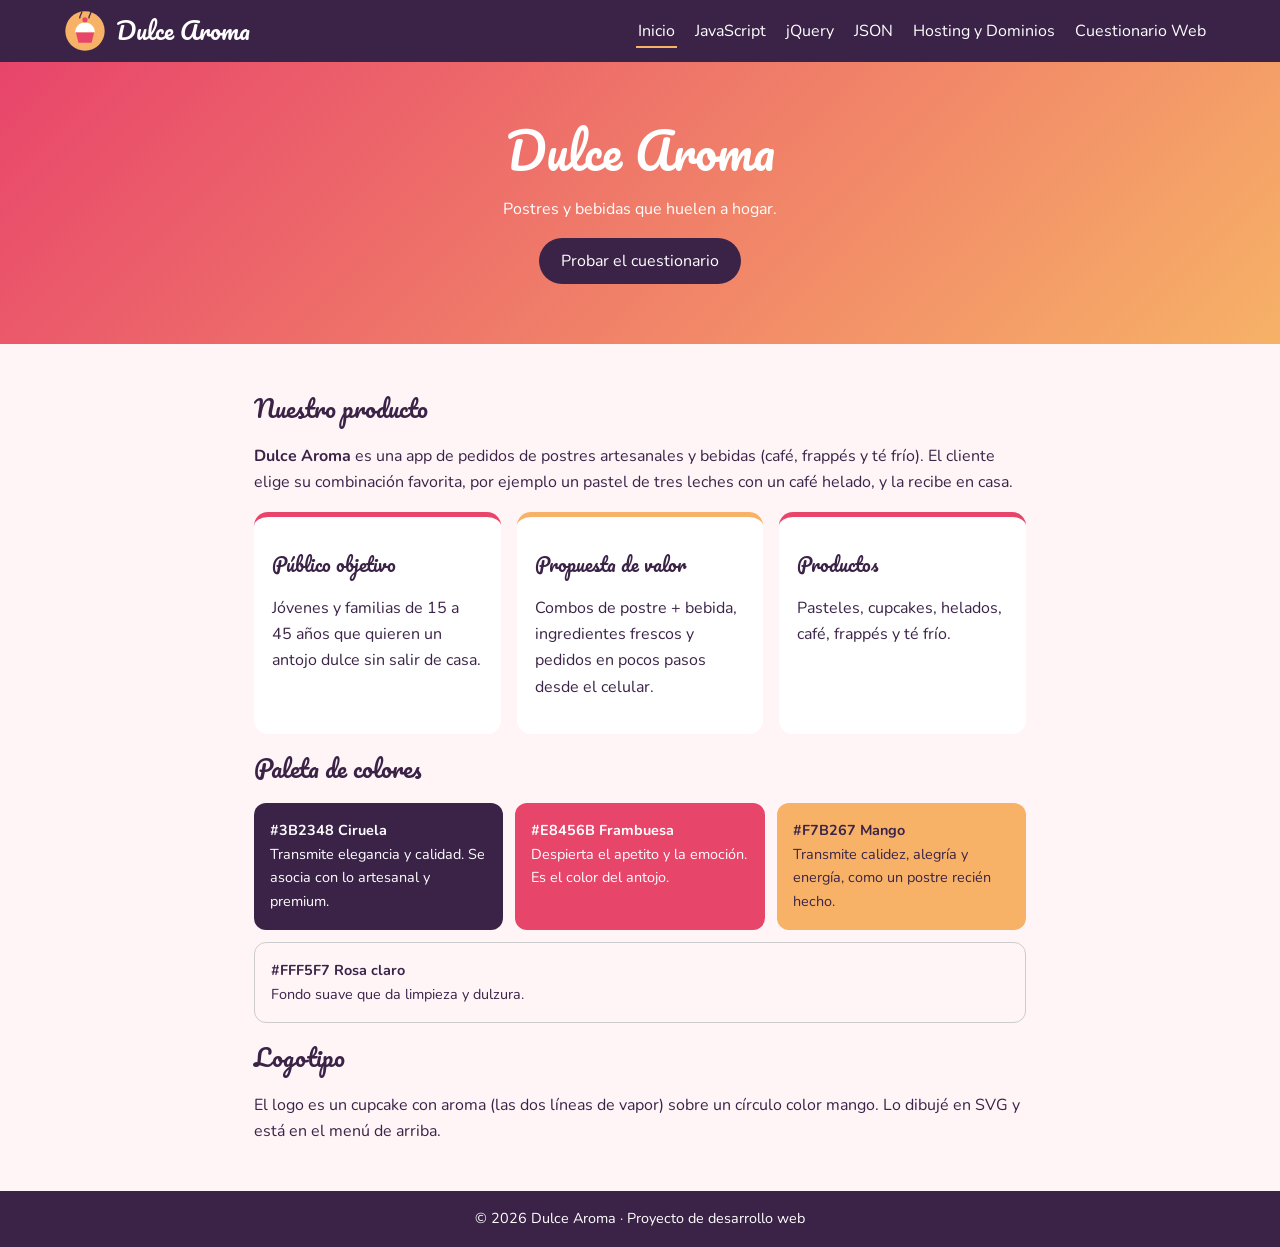
<file: index.html>
<!DOCTYPE html>
<html lang="es"><head><meta charset="UTF-8"><meta name="viewport" content="width=device-width, initial-scale=1">
<link href="https://fonts.googleapis.com/css2?family=Nunito:wght@400;700&family=Pacifico&display=swap" rel="stylesheet">
<link rel="stylesheet" href="css/style.css">
<title>Dulce Aroma | Postres y bebidas</title></head><body>
<section class="hero"><h1>Dulce Aroma</h1><p>Postres y bebidas que huelen a hogar.</p><a class="btn" href="cuestionario.html">Probar el cuestionario</a></section>
<main>
<h2>Nuestro producto</h2>
<p><b>Dulce Aroma</b> es una app de pedidos de postres artesanales y bebidas (café, frappés y té frío). El cliente elige su combinación favorita, por ejemplo un pastel de tres leches con un café helado, y la recibe en casa.</p>
<div class="tarjetas">
<div class="tarjeta"><h3>Público objetivo</h3><p>Jóvenes y familias de 15 a 45 años que quieren un antojo dulce sin salir de casa.</p></div>
<div class="tarjeta"><h3>Propuesta de valor</h3><p>Combos de postre + bebida, ingredientes frescos y pedidos en pocos pasos desde el celular.</p></div>
<div class="tarjeta"><h3>Productos</h3><p>Pasteles, cupcakes, helados, café, frappés y té frío.</p></div>
</div>
<h2>Paleta de colores</h2>
<div class="colores">
<div class="color" style="background:#3B2348"><b>#3B2348 Ciruela</b><br>Transmite elegancia y calidad. Se asocia con lo artesanal y premium.</div>
<div class="color" style="background:#E8456B"><b>#E8456B Frambuesa</b><br>Despierta el apetito y la emoción. Es el color del antojo.</div>
<div class="color" style="background:#F7B267;color:#3B2348"><b>#F7B267 Mango</b><br>Transmite calidez, alegría y energía, como un postre recién hecho.</div>
<div class="color" style="background:#FFF5F7;color:#3B2348;border:1px solid #ccc"><b>#FFF5F7 Rosa claro</b><br>Fondo suave que da limpieza y dulzura.</div>
</div>
<h2>Logotipo</h2>
<p>El logo es un cupcake con aroma (las dos líneas de vapor) sobre un círculo color mango. Lo dibujé en SVG y está en el menú de arriba.</p>
</main><script src="js/main.js"></script></body></html>
</file>
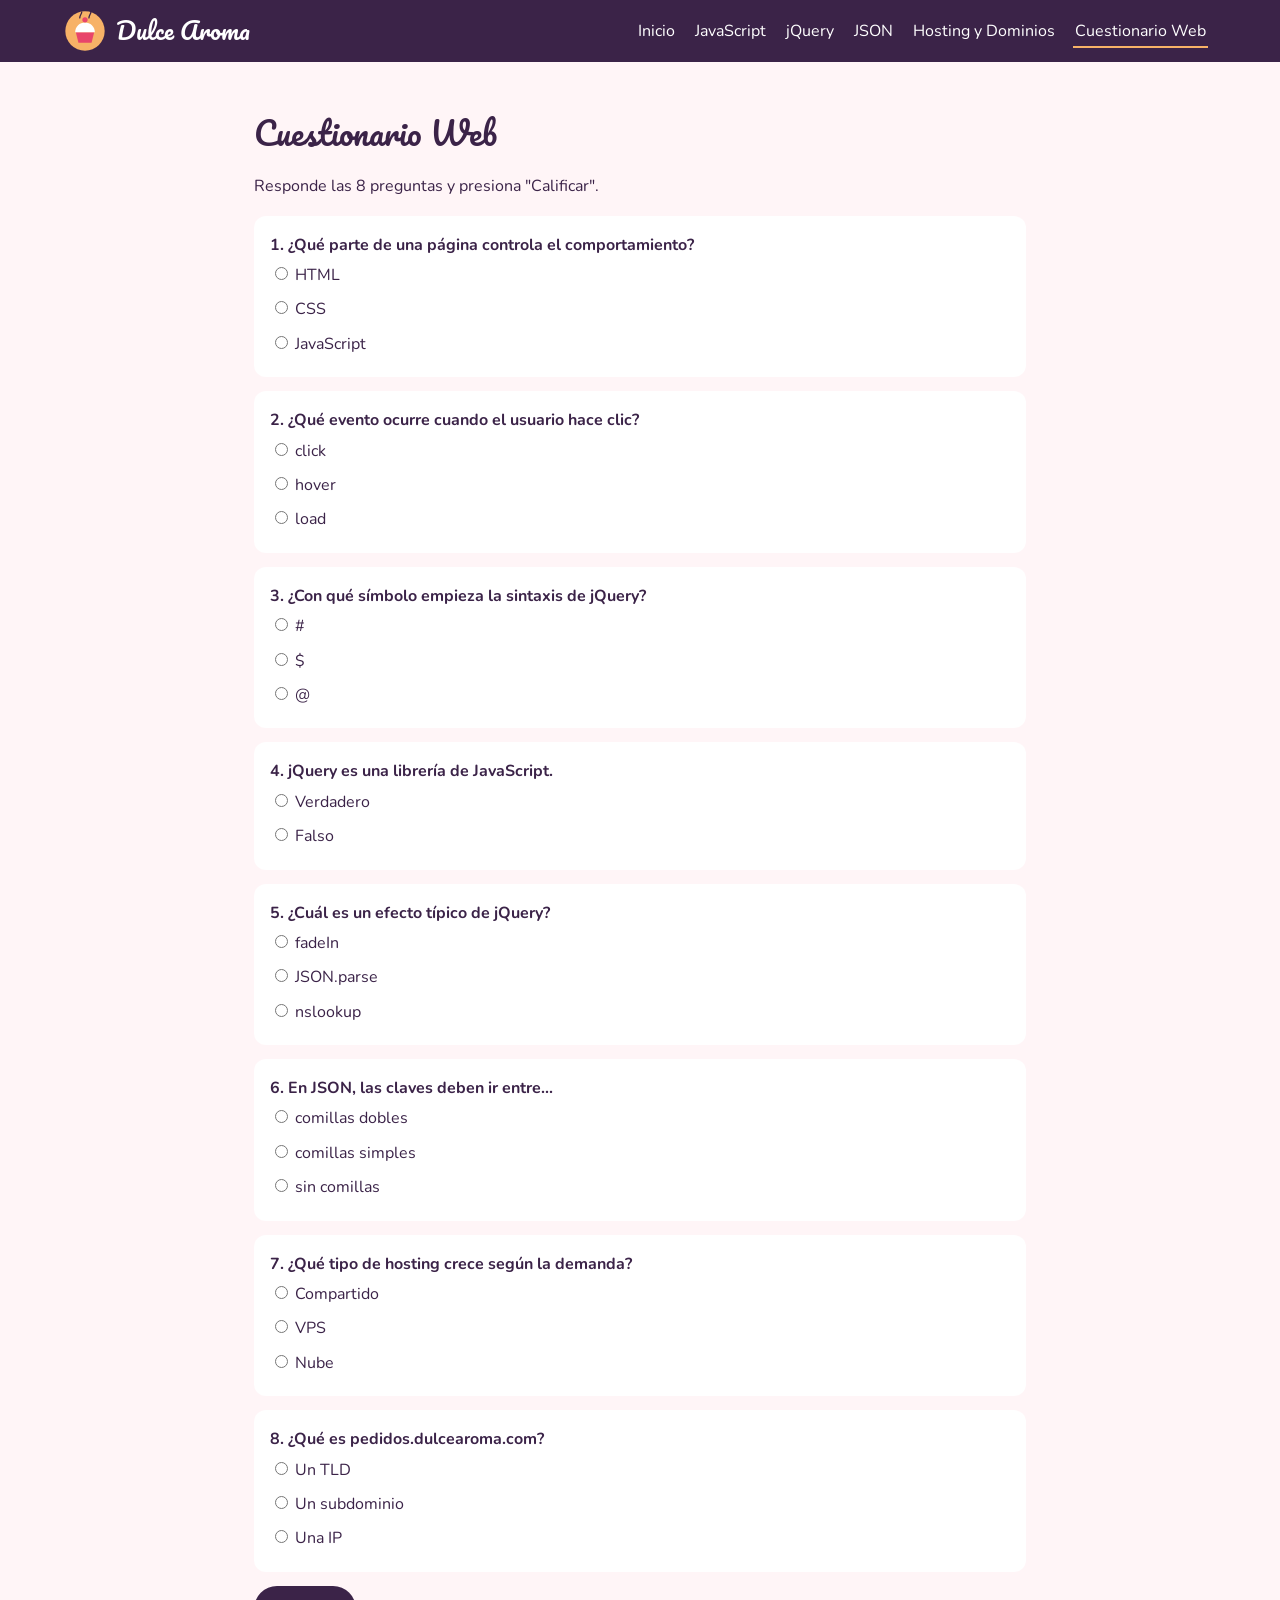
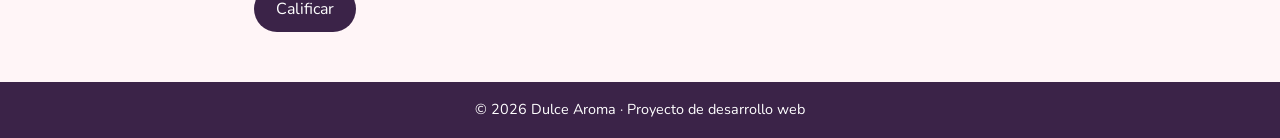
<file: cuestionario.html>
<!DOCTYPE html>
<html lang="es"><head><meta charset="UTF-8"><meta name="viewport" content="width=device-width, initial-scale=1">
<link href="https://fonts.googleapis.com/css2?family=Nunito:wght@400;700&family=Pacifico&display=swap" rel="stylesheet">
<link rel="stylesheet" href="css/style.css">
<title>Cuestionario Web | Dulce Aroma</title></head><body><main>
<h1>Cuestionario Web</h1>
<p>Responde las 8 preguntas y presiona "Calificar".</p>
<div id="preguntas"></div>
<button class="btn" id="calificar">Calificar</button>
<h2 id="resultado"></h2>
</main><script src="js/main.js"></script>
<script src="js/cuestionario.js"></script></body></html>
</file>
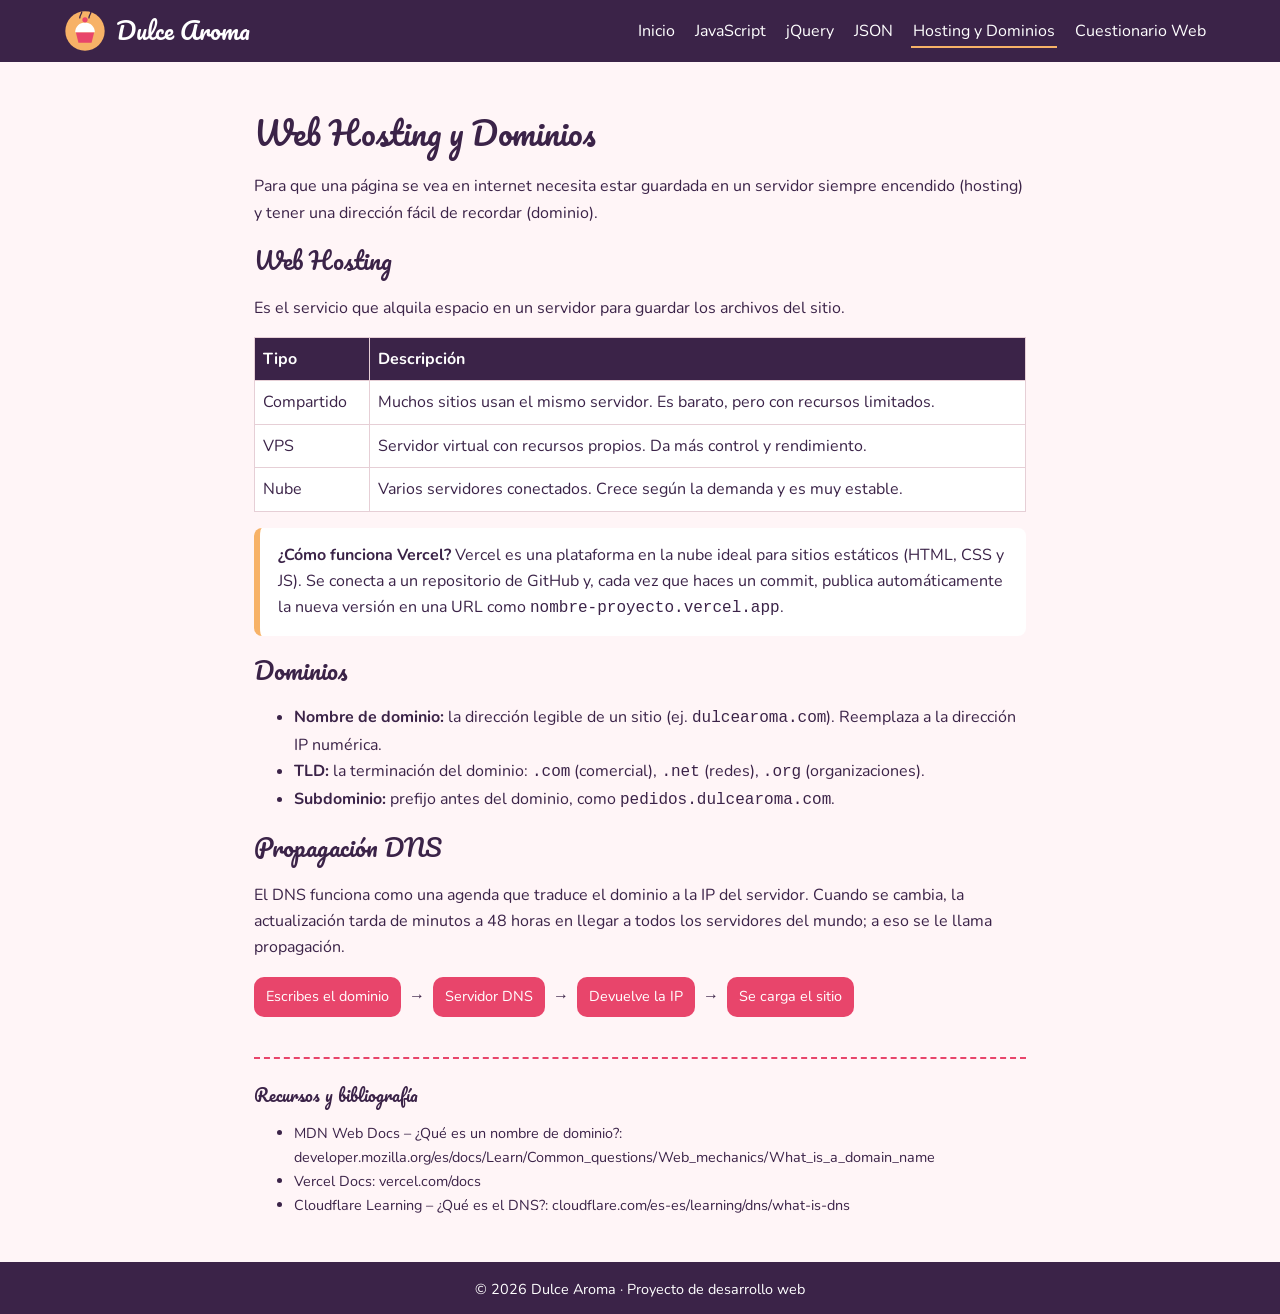
<file: hosting.html>
<!DOCTYPE html>
<html lang="es"><head><meta charset="UTF-8"><meta name="viewport" content="width=device-width, initial-scale=1">
<link href="https://fonts.googleapis.com/css2?family=Nunito:wght@400;700&family=Pacifico&display=swap" rel="stylesheet">
<link rel="stylesheet" href="css/style.css">
<title>Hosting y Dominios | Dulce Aroma</title></head><body><main>
<h1>Web Hosting y Dominios</h1>
<p>Para que una página se vea en internet necesita estar guardada en un servidor siempre encendido (hosting) y tener una dirección fácil de recordar (dominio).</p>
<h2>Web Hosting</h2>
<p>Es el servicio que alquila espacio en un servidor para guardar los archivos del sitio.</p>
<table><tr><th>Tipo</th><th>Descripción</th></tr>
<tr><td>Compartido</td><td>Muchos sitios usan el mismo servidor. Es barato, pero con recursos limitados.</td></tr>
<tr><td>VPS</td><td>Servidor virtual con recursos propios. Da más control y rendimiento.</td></tr>
<tr><td>Nube</td><td>Varios servidores conectados. Crece según la demanda y es muy estable.</td></tr></table>
<div class="caja"><b>¿Cómo funciona Vercel?</b> Vercel es una plataforma en la nube ideal para sitios estáticos (HTML, CSS y JS). Se conecta a un repositorio de GitHub y, cada vez que haces un commit, publica automáticamente la nueva versión en una URL como <code>nombre-proyecto.vercel.app</code>.</div>
<h2>Dominios</h2>
<ul><li><b>Nombre de dominio:</b> la dirección legible de un sitio (ej. <code>dulcearoma.com</code>). Reemplaza a la dirección IP numérica.</li>
<li><b>TLD:</b> la terminación del dominio: <code>.com</code> (comercial), <code>.net</code> (redes), <code>.org</code> (organizaciones).</li>
<li><b>Subdominio:</b> prefijo antes del dominio, como <code>pedidos.dulcearoma.com</code>.</li></ul>
<h2>Propagación DNS</h2>
<p>El DNS funciona como una agenda que traduce el dominio a la IP del servidor. Cuando se cambia, la actualización tarda de minutos a 48 horas en llegar a todos los servidores del mundo; a eso se le llama propagación.</p>
<div class="flujo"><span class="paso">Escribes el dominio</span><span class="flecha">→</span><span class="paso">Servidor DNS</span><span class="flecha">→</span><span class="paso">Devuelve la IP</span><span class="flecha">→</span><span class="paso">Se carga el sitio</span></div>
<div class="fuentes"><h3>Recursos y bibliografía</h3><ul>
<li>MDN Web Docs – ¿Qué es un nombre de dominio?: developer.mozilla.org/es/docs/Learn/Common_questions/Web_mechanics/What_is_a_domain_name</li>
<li>Vercel Docs: vercel.com/docs</li>
<li>Cloudflare Learning – ¿Qué es el DNS?: cloudflare.com/es-es/learning/dns/what-is-dns</li></ul></div>
</main><script src="js/main.js"></script></body></html>
</file>
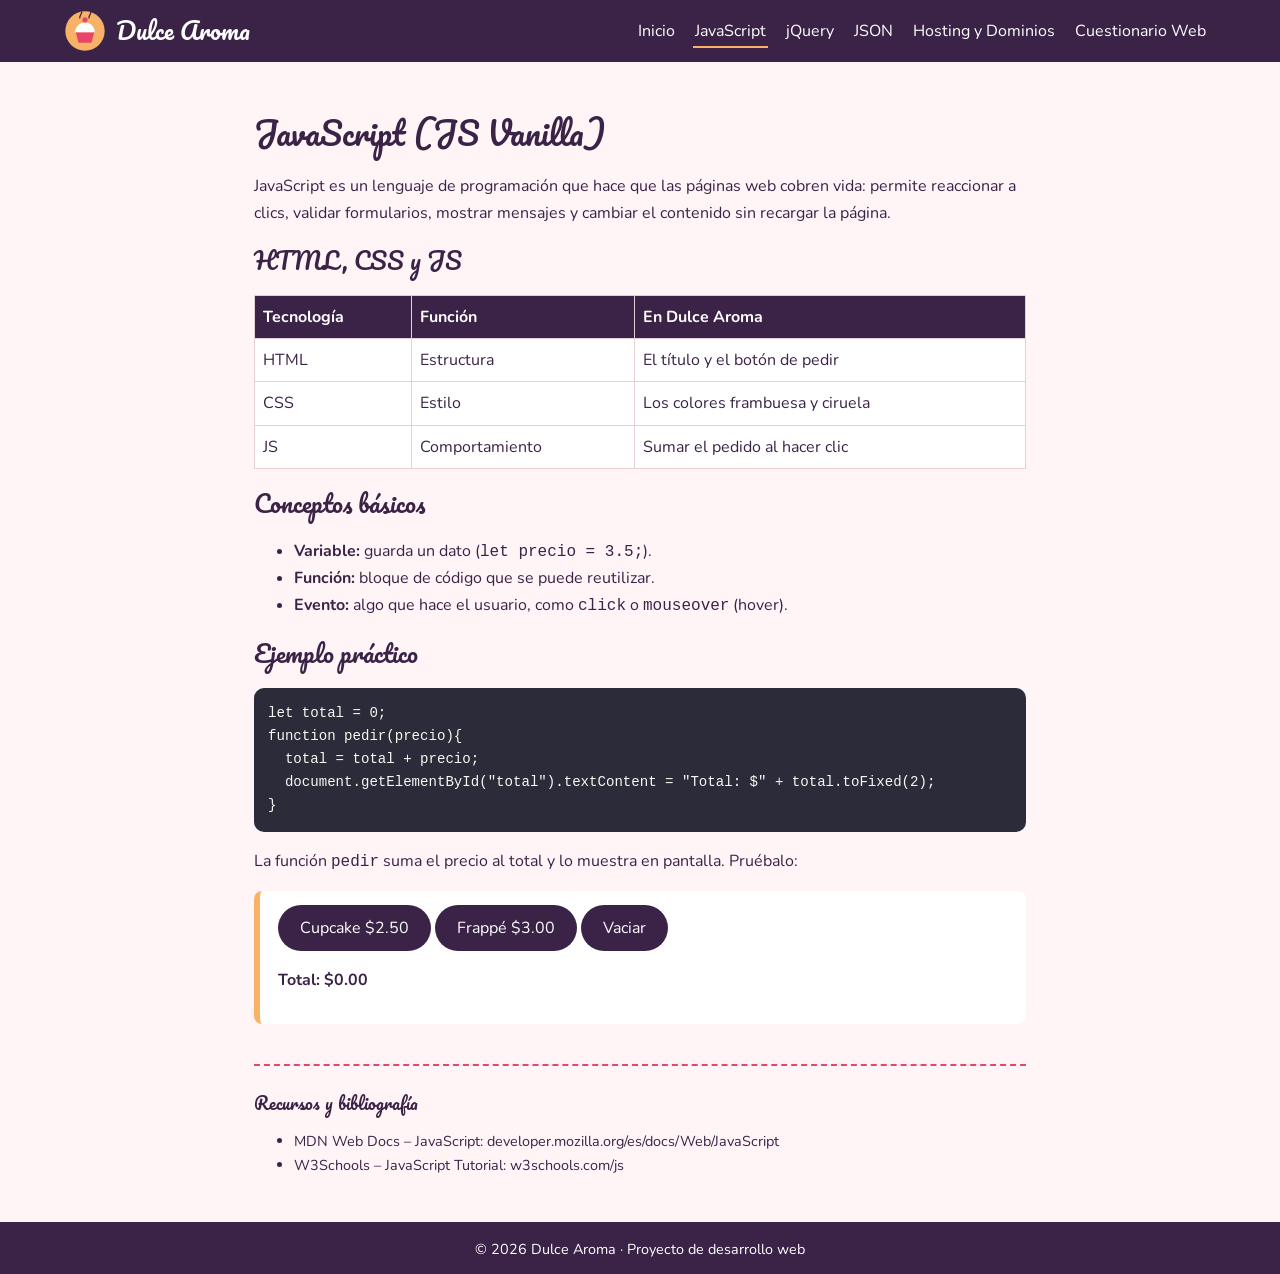
<file: javascript.html>
<!DOCTYPE html>
<html lang="es"><head><meta charset="UTF-8"><meta name="viewport" content="width=device-width, initial-scale=1">
<link href="https://fonts.googleapis.com/css2?family=Nunito:wght@400;700&family=Pacifico&display=swap" rel="stylesheet">
<link rel="stylesheet" href="css/style.css">
<title>JavaScript | Dulce Aroma</title></head><body><main>
<h1>JavaScript (JS Vanilla)</h1>
<p>JavaScript es un lenguaje de programación que hace que las páginas web cobren vida: permite reaccionar a clics, validar formularios, mostrar mensajes y cambiar el contenido sin recargar la página.</p>
<h2>HTML, CSS y JS</h2>
<table><tr><th>Tecnología</th><th>Función</th><th>En Dulce Aroma</th></tr>
<tr><td>HTML</td><td>Estructura</td><td>El título y el botón de pedir</td></tr>
<tr><td>CSS</td><td>Estilo</td><td>Los colores frambuesa y ciruela</td></tr>
<tr><td>JS</td><td>Comportamiento</td><td>Sumar el pedido al hacer clic</td></tr></table>
<h2>Conceptos básicos</h2>
<ul><li><b>Variable:</b> guarda un dato (<code>let precio = 3.5;</code>).</li>
<li><b>Función:</b> bloque de código que se puede reutilizar.</li>
<li><b>Evento:</b> algo que hace el usuario, como <code>click</code> o <code>mouseover</code> (hover).</li></ul>
<h2>Ejemplo práctico</h2>
<pre><code>let total = 0;
function pedir(precio){
  total = total + precio;
  document.getElementById("total").textContent = "Total: $" + total.toFixed(2);
}</code></pre>
<p>La función <code>pedir</code> suma el precio al total y lo muestra en pantalla. Pruébalo:</p>
<div class="caja"><button class="btn" onclick="pedir(2.5)">Cupcake $2.50</button>
<button class="btn" onclick="pedir(3)">Frappé $3.00</button>
<button class="btn" onclick="total=0;pedir(0)">Vaciar</button>
<p id="total"><b>Total: $0.00</b></p></div>
<div class="fuentes"><h3>Recursos y bibliografía</h3><ul>
<li>MDN Web Docs – JavaScript: developer.mozilla.org/es/docs/Web/JavaScript</li>
<li>W3Schools – JavaScript Tutorial: w3schools.com/js</li></ul></div>
</main><script src="js/main.js"></script>
<script>
let total = 0;
function pedir(precio){
  total = total + precio;
  document.getElementById("total").innerHTML = "<b>Total: $" + total.toFixed(2) + "</b>";
}
</script></body></html>
</file>
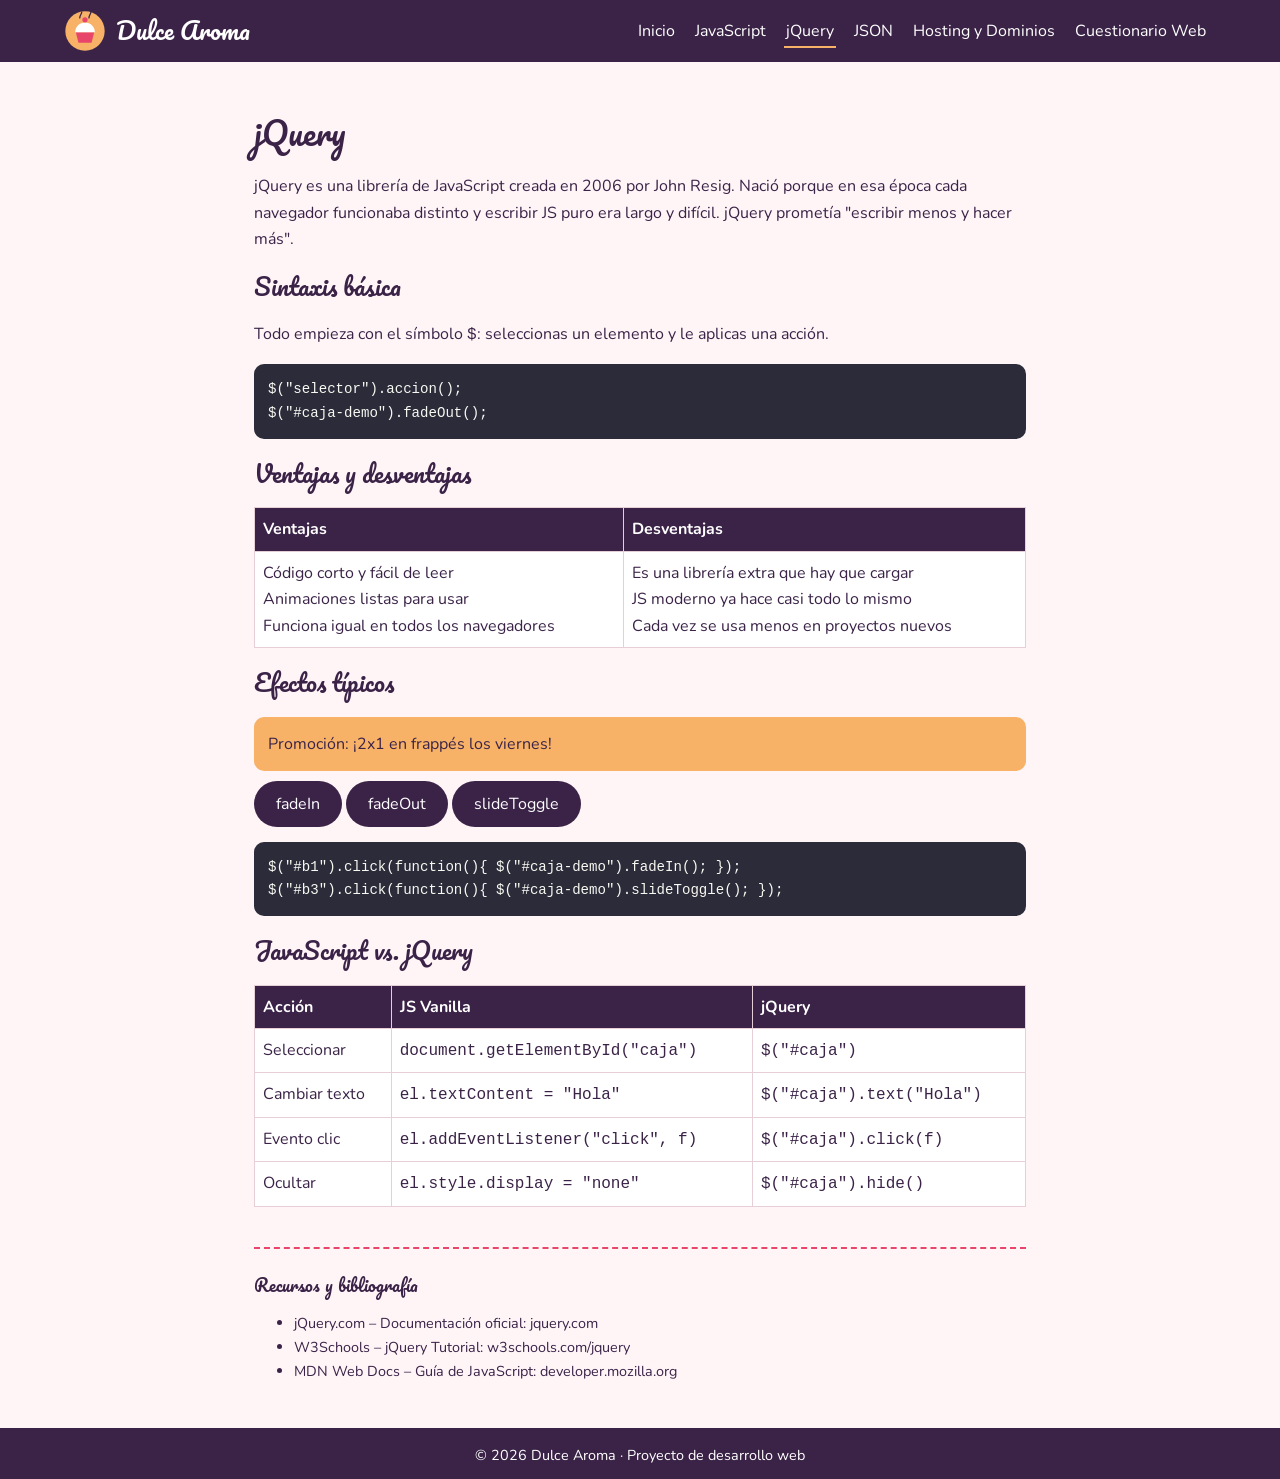
<file: jquery.html>
<!DOCTYPE html>
<html lang="es"><head><meta charset="UTF-8"><meta name="viewport" content="width=device-width, initial-scale=1">
<link href="https://fonts.googleapis.com/css2?family=Nunito:wght@400;700&family=Pacifico&display=swap" rel="stylesheet">
<link rel="stylesheet" href="css/style.css">
<title>jQuery | Dulce Aroma</title></head><body><main>
<h1>jQuery</h1>
<p>jQuery es una librería de JavaScript creada en 2006 por John Resig. Nació porque en esa época cada navegador funcionaba distinto y escribir JS puro era largo y difícil. jQuery prometía "escribir menos y hacer más".</p>
<h2>Sintaxis básica</h2>
<p>Todo empieza con el símbolo <code>$</code>: seleccionas un elemento y le aplicas una acción.</p>
<pre><code>$("selector").accion();
$("#caja-demo").fadeOut();</code></pre>
<h2>Ventajas y desventajas</h2>
<table><tr><th>Ventajas</th><th>Desventajas</th></tr>
<tr><td>Código corto y fácil de leer<br>Animaciones listas para usar<br>Funciona igual en todos los navegadores</td>
<td>Es una librería extra que hay que cargar<br>JS moderno ya hace casi todo lo mismo<br>Cada vez se usa menos en proyectos nuevos</td></tr></table>
<h2>Efectos típicos</h2>
<div id="caja-demo">Promoción: ¡2x1 en frappés los viernes!</div>
<button class="btn" id="b1">fadeIn</button> <button class="btn" id="b2">fadeOut</button> <button class="btn" id="b3">slideToggle</button>
<pre><code>$("#b1").click(function(){ $("#caja-demo").fadeIn(); });
$("#b3").click(function(){ $("#caja-demo").slideToggle(); });</code></pre>
<h2>JavaScript vs. jQuery</h2>
<table><tr><th>Acción</th><th>JS Vanilla</th><th>jQuery</th></tr>
<tr><td>Seleccionar</td><td><code>document.getElementById("caja")</code></td><td><code>$("#caja")</code></td></tr>
<tr><td>Cambiar texto</td><td><code>el.textContent = "Hola"</code></td><td><code>$("#caja").text("Hola")</code></td></tr>
<tr><td>Evento clic</td><td><code>el.addEventListener("click", f)</code></td><td><code>$("#caja").click(f)</code></td></tr>
<tr><td>Ocultar</td><td><code>el.style.display = "none"</code></td><td><code>$("#caja").hide()</code></td></tr></table>
<div class="fuentes"><h3>Recursos y bibliografía</h3><ul>
<li>jQuery.com – Documentación oficial: jquery.com</li>
<li>W3Schools – jQuery Tutorial: w3schools.com/jquery</li>
<li>MDN Web Docs – Guía de JavaScript: developer.mozilla.org</li></ul></div>
</main>
<script src="https://cdnjs.cloudflare.com/ajax/libs/jquery/3.7.1/jquery.min.js"></script>
<script src="js/main.js"></script>
<script>
$("#b1").click(function(){ $("#caja-demo").fadeIn(); });
$("#b2").click(function(){ $("#caja-demo").fadeOut(); });
$("#b3").click(function(){ $("#caja-demo").slideToggle(); });
</script></body></html>
</file>
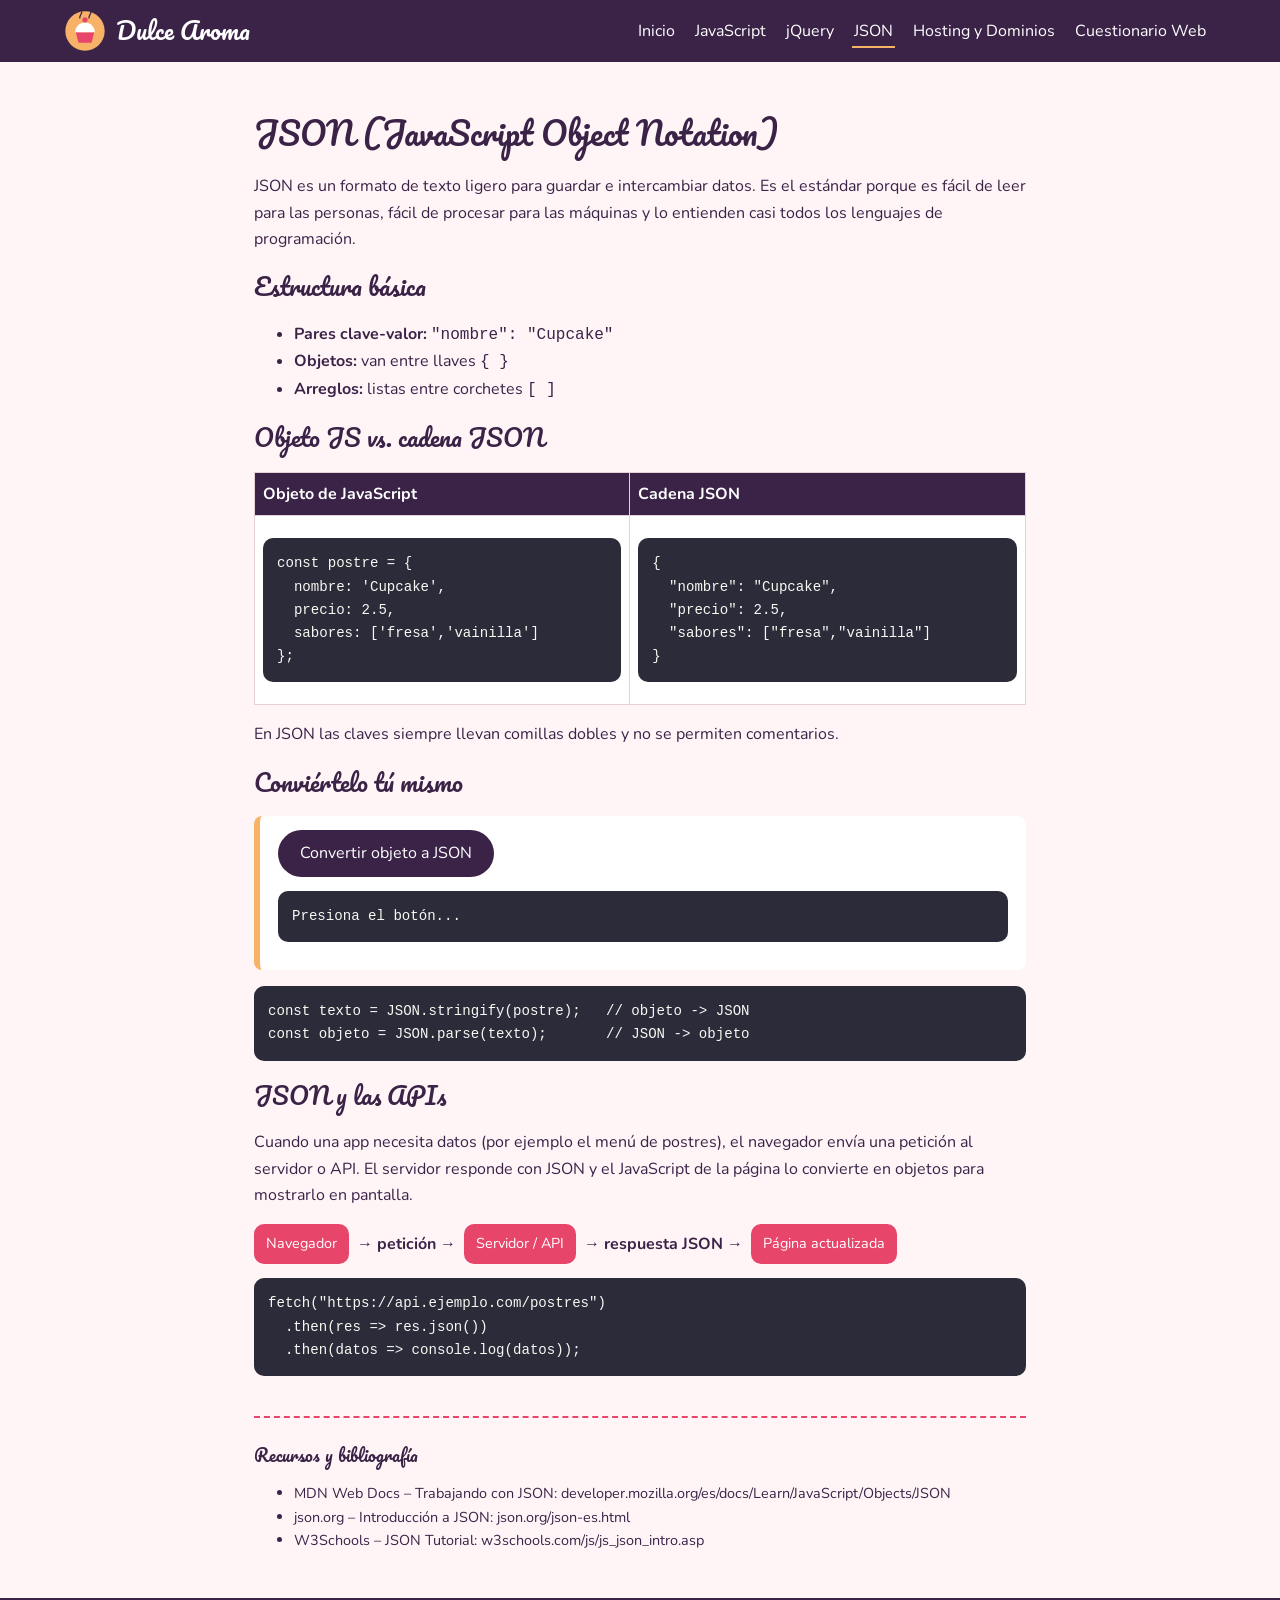
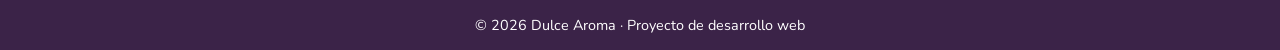
<file: json.html>
<!DOCTYPE html>
<html lang="es"><head><meta charset="UTF-8"><meta name="viewport" content="width=device-width, initial-scale=1">
<link href="https://fonts.googleapis.com/css2?family=Nunito:wght@400;700&family=Pacifico&display=swap" rel="stylesheet">
<link rel="stylesheet" href="css/style.css">
<title>JSON | Dulce Aroma</title></head><body><main>
<h1>JSON (JavaScript Object Notation)</h1>
<p>JSON es un formato de texto ligero para guardar e intercambiar datos. Es el estándar porque es fácil de leer para las personas, fácil de procesar para las máquinas y lo entienden casi todos los lenguajes de programación.</p>
<h2>Estructura básica</h2>
<ul><li><b>Pares clave-valor:</b> <code>"nombre": "Cupcake"</code></li>
<li><b>Objetos:</b> van entre llaves <code>{ }</code></li>
<li><b>Arreglos:</b> listas entre corchetes <code>[ ]</code></li></ul>
<h2>Objeto JS vs. cadena JSON</h2>
<table><tr><th>Objeto de JavaScript</th><th>Cadena JSON</th></tr><tr><td>
<pre><code>const postre = {
  nombre: 'Cupcake',
  precio: 2.5,
  sabores: ['fresa','vainilla']
};</code></pre></td><td>
<pre><code>{
  "nombre": "Cupcake",
  "precio": 2.5,
  "sabores": ["fresa","vainilla"]
}</code></pre></td></tr></table>
<p>En JSON las claves siempre llevan comillas dobles y no se permiten comentarios.</p>
<h2>Conviértelo tú mismo</h2>
<div class="caja"><button class="btn" id="btn-json">Convertir objeto a JSON</button>
<pre id="salida"><code>Presiona el botón...</code></pre></div>
<pre><code>const texto = JSON.stringify(postre);   // objeto -> JSON
const objeto = JSON.parse(texto);       // JSON -> objeto</code></pre>
<h2>JSON y las APIs</h2>
<p>Cuando una app necesita datos (por ejemplo el menú de postres), el navegador envía una petición al servidor o API. El servidor responde con JSON y el JavaScript de la página lo convierte en objetos para mostrarlo en pantalla.</p>
<div class="flujo"><span class="paso">Navegador</span><span class="flecha">→ petición →</span><span class="paso">Servidor / API</span><span class="flecha">→ respuesta JSON →</span><span class="paso">Página actualizada</span></div>
<pre><code>fetch("https://api.ejemplo.com/postres")
  .then(res => res.json())
  .then(datos => console.log(datos));</code></pre>
<div class="fuentes"><h3>Recursos y bibliografía</h3><ul>
<li>MDN Web Docs – Trabajando con JSON: developer.mozilla.org/es/docs/Learn/JavaScript/Objects/JSON</li>
<li>json.org – Introducción a JSON: json.org/json-es.html</li>
<li>W3Schools – JSON Tutorial: w3schools.com/js/js_json_intro.asp</li></ul></div>
</main><script src="js/main.js"></script>
<script>
const postre = {nombre:'Cupcake', precio:2.5, sabores:['fresa','vainilla']};
document.getElementById("btn-json").onclick = function(){
  document.getElementById("salida").textContent = JSON.stringify(postre, null, 2);
};
</script></body></html>
</file>
<file: css/style.css>
/* Dulce Aroma - estilos generales */
:root{--ciruela:#3B2348;--frambuesa:#E8456B;--mango:#F7B267;--fondo:#FFF5F7}
*{box-sizing:border-box}
body{margin:0;font-family:'Nunito',Arial,sans-serif;background:var(--fondo);color:var(--ciruela);line-height:1.65}
h1,h2,h3{font-family:'Pacifico',Georgia,serif;font-weight:400;line-height:1.2}
header{background:var(--ciruela);padding:10px 5%;display:flex;flex-wrap:wrap;align-items:center;justify-content:space-between;gap:10px}
.logo{display:flex;align-items:center;gap:10px;color:#fff;text-decoration:none;font-family:'Pacifico',cursive;font-size:1.5rem}
nav a{color:#fff;text-decoration:none;margin:0 8px;padding:4px 2px;border-bottom:2px solid transparent}
nav a:hover,nav a.activo{border-color:var(--mango)}
main{max-width:900px;margin:auto;padding:30px 5%}
.hero{background:linear-gradient(135deg,var(--frambuesa),var(--mango));color:#fff;text-align:center;padding:60px 5%}
.hero h1{font-size:3rem;margin:0}
.btn{display:inline-block;background:var(--ciruela);color:#fff;border:0;padding:10px 22px;border-radius:30px;text-decoration:none;cursor:pointer;font:inherit}
.btn:hover{background:var(--frambuesa)}
.tarjetas{display:grid;grid-template-columns:repeat(auto-fit,minmax(200px,1fr));gap:16px}
.tarjeta{background:#fff;border-radius:14px;padding:18px;border-top:5px solid var(--frambuesa)}
.tarjeta:nth-child(even){border-color:var(--mango)}
.colores{display:flex;flex-wrap:wrap;gap:12px}
.color{flex:1 1 200px;border-radius:12px;padding:16px;color:#fff;font-size:.9rem}
pre{background:#2b2b3a;color:#f8f8f2;padding:14px;border-radius:10px;overflow-x:auto;font-size:.88rem}
code{font-family:Consolas,monospace}
table{width:100%;border-collapse:collapse;background:#fff;margin:14px 0}
th,td{border:1px solid #e6cfd6;padding:8px;text-align:left;vertical-align:top}
th{background:var(--ciruela);color:#fff}
.caja{background:#fff;border-left:6px solid var(--mango);padding:14px 18px;border-radius:8px;margin:16px 0}
.flujo{display:flex;flex-wrap:wrap;gap:8px;align-items:center}
.paso{background:var(--frambuesa);color:#fff;padding:8px 12px;border-radius:10px;font-size:.9rem}
.flecha{font-weight:bold}
.fuentes{margin-top:40px;border-top:2px dashed var(--frambuesa);padding-top:10px;font-size:.9rem}
footer{background:var(--ciruela);color:#fff;text-align:center;padding:16px;font-size:.9rem}
.preg{background:#fff;padding:16px;border-radius:12px;margin-bottom:14px}
.preg label{display:block;padding:4px 0;cursor:pointer}
.ok{color:#1b7a3d;font-weight:bold}.mal{color:#c0392b;font-weight:bold}
#caja-demo{background:var(--mango);padding:14px;border-radius:10px;margin:10px 0}
@media(max-width:600px){.hero h1{font-size:2.2rem}}
</file>
